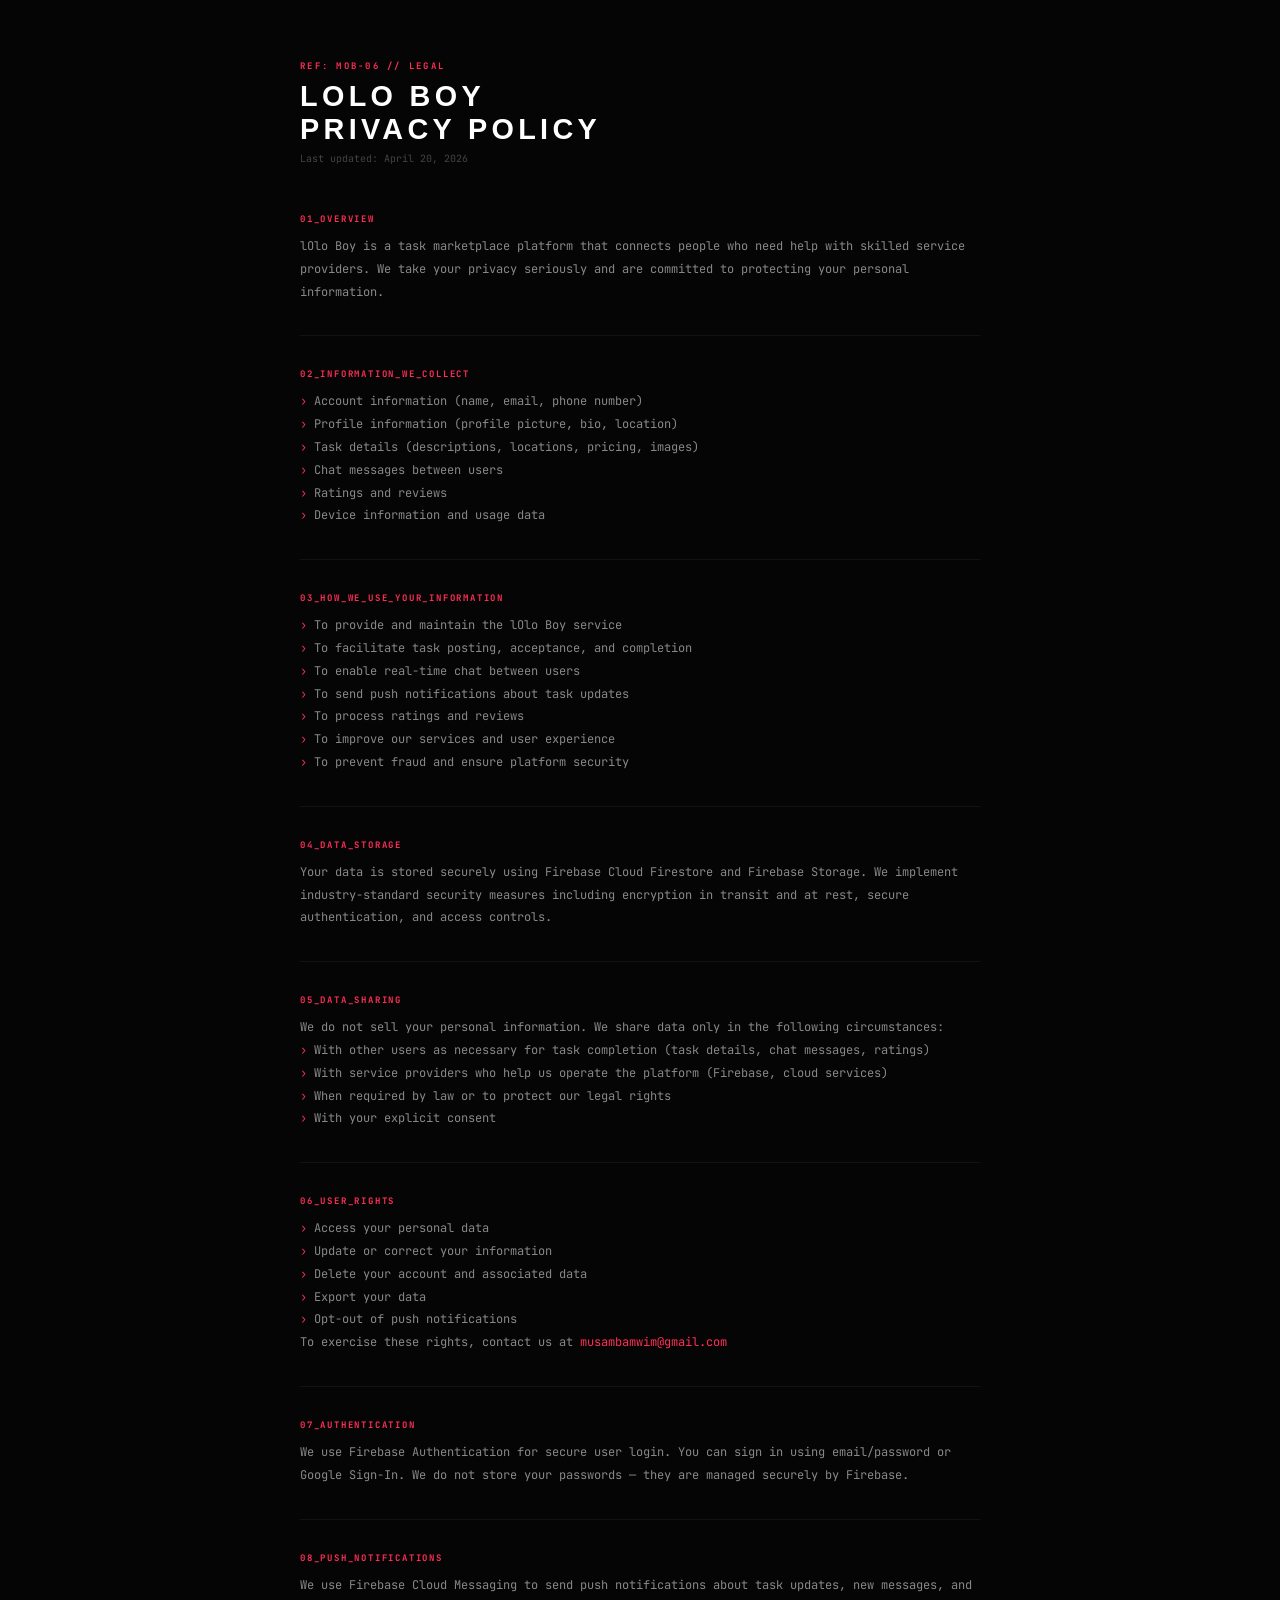
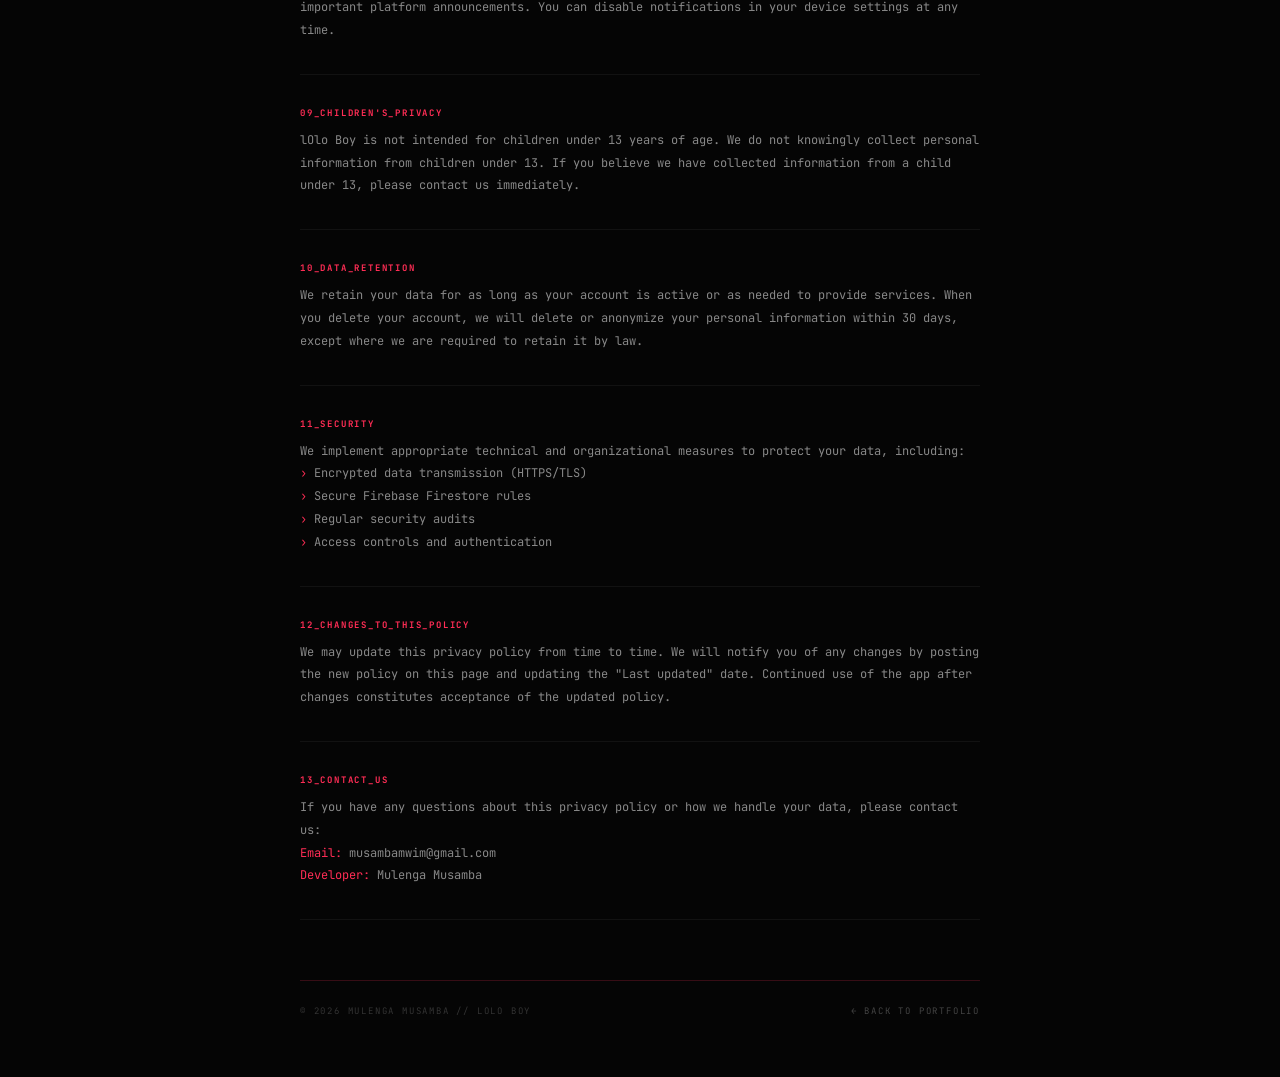
<file: loloboy-privacy-policy.html>
<!DOCTYPE html>
<html lang="en">
<head>
    <meta charset="UTF-8">
    <meta name="viewport" content="width=device-width, initial-scale=1.0">
    <title>lOlo Boy — Privacy Policy</title>
    <meta name="description" content="Privacy Policy for lOlo Boy, a task marketplace platform connecting people with service providers.">
    <link rel="icon" type="image/png" href="favicon.png">
    <link href="https://fonts.googleapis.com/css2?family=JetBrains+Mono:wght@300;400;700&family=Syncopate:wght@400;700&display=swap" rel="stylesheet">
    <style>
        :root { --accent: #ff2d55; }
        * { margin: 0; padding: 0; box-sizing: border-box; }
        body {
            background: #050505;
            color: #e0e0e0;
            font-family: 'JetBrains Mono', monospace;
            min-height: 100vh;
            padding: 60px 20px;
        }
        .container {
            max-width: 680px;
            margin: 0 auto;
        }
        .tag {
            font-size: 9px;
            font-weight: 700;
            letter-spacing: 0.25em;
            color: var(--accent);
            text-transform: uppercase;
            margin-bottom: 8px;
        }
        h1 {
            font-family: 'Syncopate', sans-serif;
            font-size: 1.8rem;
            font-weight: 700;
            letter-spacing: 0.15em;
            text-transform: uppercase;
            color: #fff;
            margin-bottom: 6px;
        }
        .updated {
            font-size: 10px;
            color: #444;
            margin-bottom: 48px;
        }
        .section {
            margin-bottom: 32px;
            padding-bottom: 32px;
            border-bottom: 1px solid rgba(255,255,255,0.05);
        }
        .section:last-child { border-bottom: none; }
        .section-label {
            font-size: 9px;
            font-weight: 700;
            letter-spacing: 0.2em;
            color: var(--accent);
            text-transform: uppercase;
            margin-bottom: 10px;
        }
        .section p, .section li {
            font-size: 12px;
            color: #888;
            line-height: 1.9;
        }
        .section ul {
            list-style: none;
            padding: 0;
        }
        .section li::before {
            content: '› ';
            color: var(--accent);
        }
        .highlight { color: var(--accent); }
        footer {
            margin-top: 60px;
            padding-top: 24px;
            border-top: 1px solid rgba(255,45,85,0.2);
            font-size: 9px;
            color: #333;
            letter-spacing: 0.2em;
            text-transform: uppercase;
            display: flex;
            justify-content: space-between;
            flex-wrap: wrap;
            gap: 8px;
        }
        footer a {
            color: #444;
            text-decoration: none;
            transition: color 0.2s;
        }
        footer a:hover { color: var(--accent); }
    </style>
</head>
<body>
    <div class="container">
        <div class="tag">REF: MOB-06 // LEGAL</div>
        <h1>lOlo Boy<br>Privacy Policy</h1>
        <div class="updated">Last updated: April 20, 2026</div>

        <div class="section">
            <div class="section-label">01_Overview</div>
            <p>lOlo Boy is a task marketplace platform that connects people who need help with skilled service providers. We take your privacy seriously and are committed to protecting your personal information.</p>
        </div>

        <div class="section">
            <div class="section-label">02_Information_We_Collect</div>
            <ul>
                <li>Account information (name, email, phone number)</li>
                <li>Profile information (profile picture, bio, location)</li>
                <li>Task details (descriptions, locations, pricing, images)</li>
                <li>Chat messages between users</li>
                <li>Ratings and reviews</li>
                <li>Device information and usage data</li>
            </ul>
        </div>

        <div class="section">
            <div class="section-label">03_How_We_Use_Your_Information</div>
            <ul>
                <li>To provide and maintain the lOlo Boy service</li>
                <li>To facilitate task posting, acceptance, and completion</li>
                <li>To enable real-time chat between users</li>
                <li>To send push notifications about task updates</li>
                <li>To process ratings and reviews</li>
                <li>To improve our services and user experience</li>
                <li>To prevent fraud and ensure platform security</li>
            </ul>
        </div>

        <div class="section">
            <div class="section-label">04_Data_Storage</div>
            <p>Your data is stored securely using Firebase Cloud Firestore and Firebase Storage. We implement industry-standard security measures including encryption in transit and at rest, secure authentication, and access controls.</p>
        </div>

        <div class="section">
            <div class="section-label">05_Data_Sharing</div>
            <p>We do not sell your personal information. We share data only in the following circumstances:</p>
            <ul>
                <li>With other users as necessary for task completion (task details, chat messages, ratings)</li>
                <li>With service providers who help us operate the platform (Firebase, cloud services)</li>
                <li>When required by law or to protect our legal rights</li>
                <li>With your explicit consent</li>
            </ul>
        </div>

        <div class="section">
            <div class="section-label">06_User_Rights</div>
            <ul>
                <li>Access your personal data</li>
                <li>Update or correct your information</li>
                <li>Delete your account and associated data</li>
                <li>Export your data</li>
                <li>Opt-out of push notifications</li>
            </ul>
            <p>To exercise these rights, contact us at <span class="highlight">musambamwim@gmail.com</span></p>
        </div>

        <div class="section">
            <div class="section-label">07_Authentication</div>
            <p>We use Firebase Authentication for secure user login. You can sign in using email/password or Google Sign-In. We do not store your passwords — they are managed securely by Firebase.</p>
        </div>

        <div class="section">
            <div class="section-label">08_Push_Notifications</div>
            <p>We use Firebase Cloud Messaging to send push notifications about task updates, new messages, and important platform announcements. You can disable notifications in your device settings at any time.</p>
        </div>

        <div class="section">
            <div class="section-label">09_Children's_Privacy</div>
            <p>lOlo Boy is not intended for children under 13 years of age. We do not knowingly collect personal information from children under 13. If you believe we have collected information from a child under 13, please contact us immediately.</p>
        </div>

        <div class="section">
            <div class="section-label">10_Data_Retention</div>
            <p>We retain your data for as long as your account is active or as needed to provide services. When you delete your account, we will delete or anonymize your personal information within 30 days, except where we are required to retain it by law.</p>
        </div>

        <div class="section">
            <div class="section-label">11_Security</div>
            <p>We implement appropriate technical and organizational measures to protect your data, including:</p>
            <ul>
                <li>Encrypted data transmission (HTTPS/TLS)</li>
                <li>Secure Firebase Firestore rules</li>
                <li>Regular security audits</li>
                <li>Access controls and authentication</li>
            </ul>
        </div>

        <div class="section">
            <div class="section-label">12_Changes_to_This_Policy</div>
            <p>We may update this privacy policy from time to time. We will notify you of any changes by posting the new policy on this page and updating the "Last updated" date. Continued use of the app after changes constitutes acceptance of the updated policy.</p>
        </div>

        <div class="section">
            <div class="section-label">13_Contact_Us</div>
            <p>If you have any questions about this privacy policy or how we handle your data, please contact us:</p>
            <p><span class="highlight">Email:</span> musambamwim@gmail.com</p>
            <p><span class="highlight">Developer:</span> Mulenga Musamba</p>
        </div>

        <footer>
            <span>&copy; 2026 Mulenga Musamba // lOlo Boy</span>
            <a href="index.html">← Back to Portfolio</a>
        </footer>
    </div>
</body>
</html>
</file>
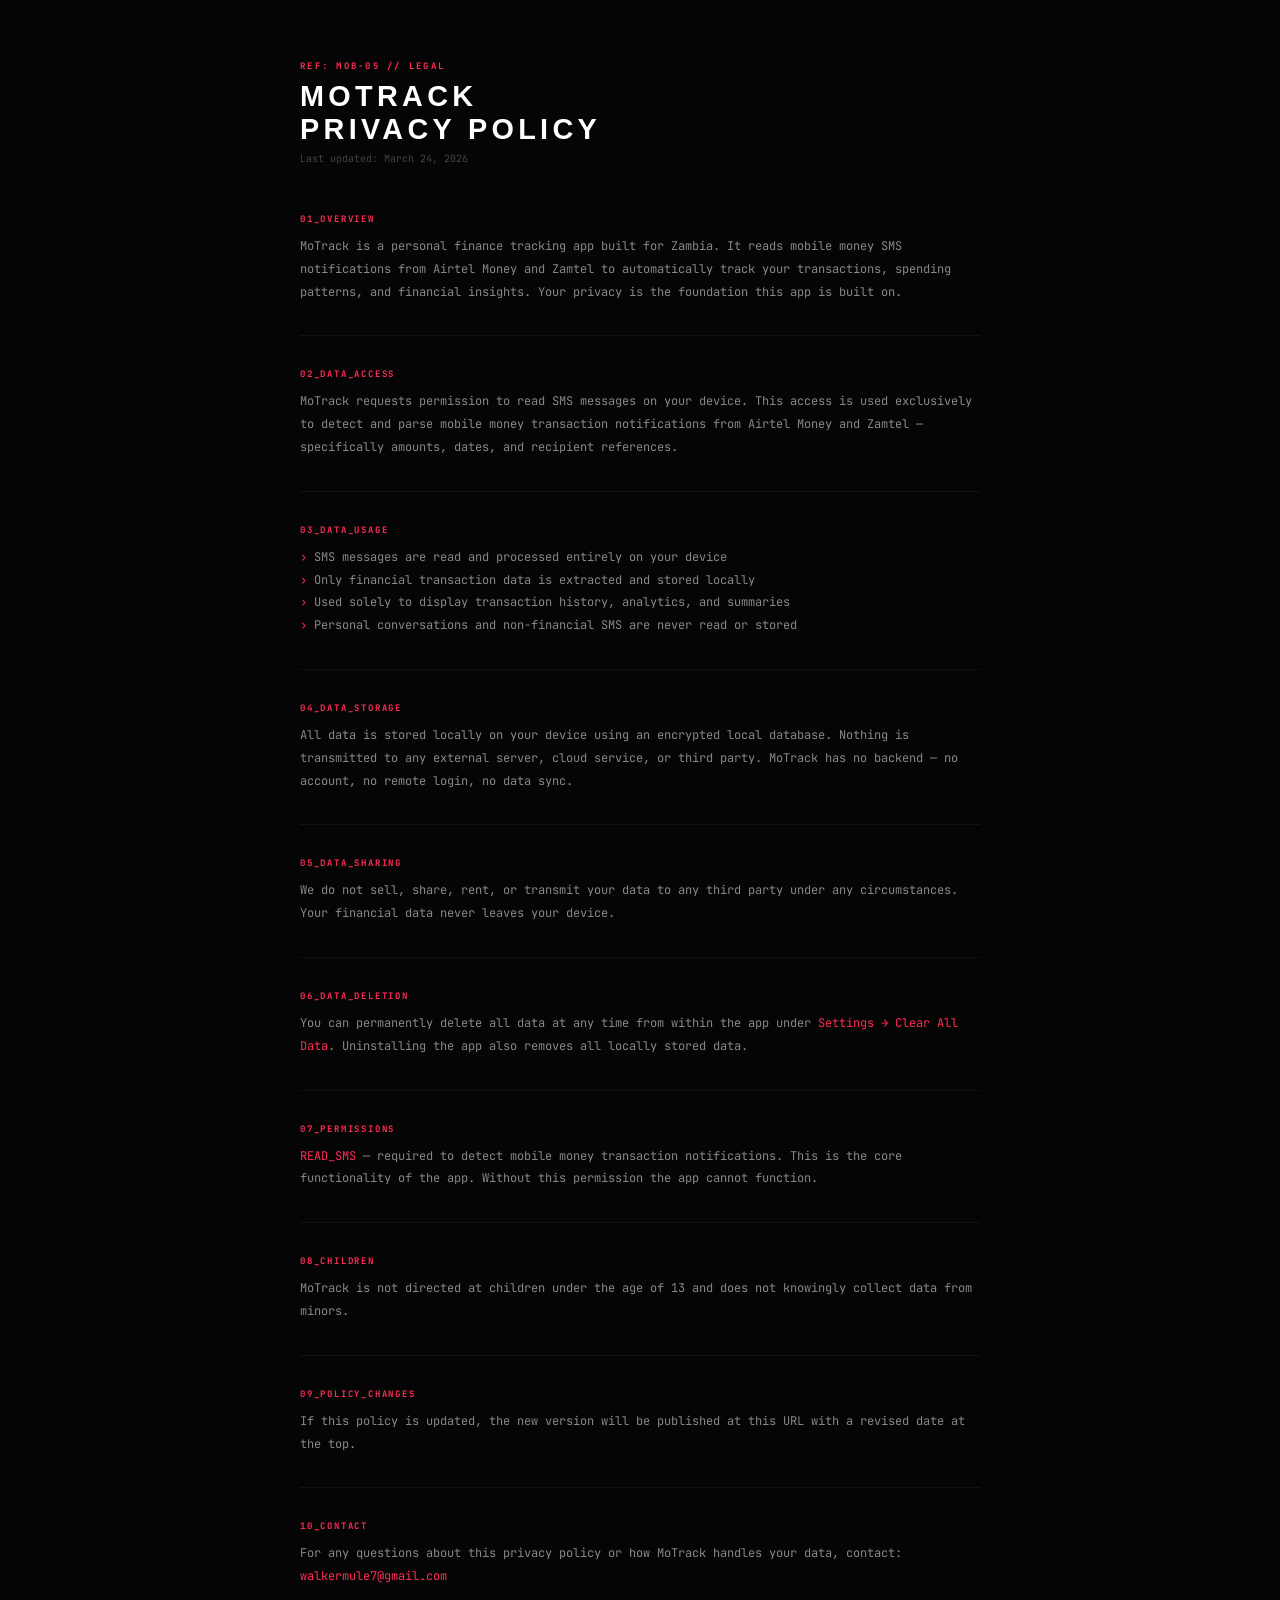
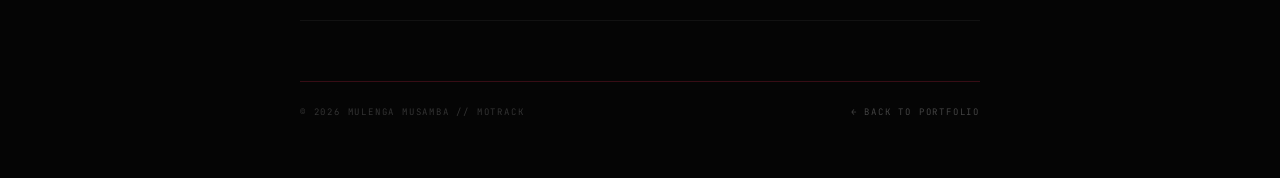
<file: privacy-policy.html>
<!DOCTYPE html>
<html lang="en">
<head>
    <meta charset="UTF-8">
    <meta name="viewport" content="width=device-width, initial-scale=1.0">
    <title>MoTrack — Privacy Policy</title>
    <meta name="description" content="Privacy Policy for MoTrack, a personal finance tracking app for Zambia.">
    <link rel="icon" type="image/png" href="favicon.png">
    <link href="https://fonts.googleapis.com/css2?family=JetBrains+Mono:wght@300;400;700&family=Syncopate:wght@400;700&display=swap" rel="stylesheet">
    <style>
        :root { --accent: #ff2d55; }
        * { margin: 0; padding: 0; box-sizing: border-box; }
        body {
            background: #050505;
            color: #e0e0e0;
            font-family: 'JetBrains Mono', monospace;
            min-height: 100vh;
            padding: 60px 20px;
        }
        .container {
            max-width: 680px;
            margin: 0 auto;
        }
        .tag {
            font-size: 9px;
            font-weight: 700;
            letter-spacing: 0.25em;
            color: var(--accent);
            text-transform: uppercase;
            margin-bottom: 8px;
        }
        h1 {
            font-family: 'Syncopate', sans-serif;
            font-size: 1.8rem;
            font-weight: 700;
            letter-spacing: 0.15em;
            text-transform: uppercase;
            color: #fff;
            margin-bottom: 6px;
        }
        .updated {
            font-size: 10px;
            color: #444;
            margin-bottom: 48px;
        }
        .section {
            margin-bottom: 32px;
            padding-bottom: 32px;
            border-bottom: 1px solid rgba(255,255,255,0.05);
        }
        .section:last-child { border-bottom: none; }
        .section-label {
            font-size: 9px;
            font-weight: 700;
            letter-spacing: 0.2em;
            color: var(--accent);
            text-transform: uppercase;
            margin-bottom: 10px;
        }
        .section p, .section li {
            font-size: 12px;
            color: #888;
            line-height: 1.9;
        }
        .section ul {
            list-style: none;
            padding: 0;
        }
        .section li::before {
            content: '› ';
            color: var(--accent);
        }
        .highlight { color: var(--accent); }
        footer {
            margin-top: 60px;
            padding-top: 24px;
            border-top: 1px solid rgba(255,45,85,0.2);
            font-size: 9px;
            color: #333;
            letter-spacing: 0.2em;
            text-transform: uppercase;
            display: flex;
            justify-content: space-between;
            flex-wrap: wrap;
            gap: 8px;
        }
        footer a {
            color: #444;
            text-decoration: none;
            transition: color 0.2s;
        }
        footer a:hover { color: var(--accent); }
    </style>
</head>
<body>
    <div class="container">
        <div class="tag">REF: MOB-05 // LEGAL</div>
        <h1>MoTrack<br>Privacy Policy</h1>
        <div class="updated">Last updated: March 24, 2026</div>

        <div class="section">
            <div class="section-label">01_Overview</div>
            <p>MoTrack is a personal finance tracking app built for Zambia. It reads mobile money SMS notifications from Airtel Money and Zamtel to automatically track your transactions, spending patterns, and financial insights. Your privacy is the foundation this app is built on.</p>
        </div>

        <div class="section">
            <div class="section-label">02_Data_Access</div>
            <p>MoTrack requests permission to read SMS messages on your device. This access is used exclusively to detect and parse mobile money transaction notifications from Airtel Money and Zamtel — specifically amounts, dates, and recipient references.</p>
        </div>

        <div class="section">
            <div class="section-label">03_Data_Usage</div>
            <ul>
                <li>SMS messages are read and processed entirely on your device</li>
                <li>Only financial transaction data is extracted and stored locally</li>
                <li>Used solely to display transaction history, analytics, and summaries</li>
                <li>Personal conversations and non-financial SMS are never read or stored</li>
            </ul>
        </div>

        <div class="section">
            <div class="section-label">04_Data_Storage</div>
            <p>All data is stored locally on your device using an encrypted local database. Nothing is transmitted to any external server, cloud service, or third party. MoTrack has no backend — no account, no remote login, no data sync.</p>
        </div>

        <div class="section">
            <div class="section-label">05_Data_Sharing</div>
            <p>We do not sell, share, rent, or transmit your data to any third party under any circumstances. Your financial data never leaves your device.</p>
        </div>

        <div class="section">
            <div class="section-label">06_Data_Deletion</div>
            <p>You can permanently delete all data at any time from within the app under <span class="highlight">Settings → Clear All Data</span>. Uninstalling the app also removes all locally stored data.</p>
        </div>

        <div class="section">
            <div class="section-label">07_Permissions</div>
            <p><span class="highlight">READ_SMS</span> — required to detect mobile money transaction notifications. This is the core functionality of the app. Without this permission the app cannot function.</p>
        </div>

        <div class="section">
            <div class="section-label">08_Children</div>
            <p>MoTrack is not directed at children under the age of 13 and does not knowingly collect data from minors.</p>
        </div>

        <div class="section">
            <div class="section-label">09_Policy_Changes</div>
            <p>If this policy is updated, the new version will be published at this URL with a revised date at the top.</p>
        </div>

        <div class="section">
            <div class="section-label">10_Contact</div>
            <p>For any questions about this privacy policy or how MoTrack handles your data, contact: <span class="highlight">walkermule7@gmail.com</span></p>
        </div>

        <footer>
            <span>&copy; 2026 Mulenga Musamba // MoTrack</span>
            <a href="index.html">← Back to Portfolio</a>
        </footer>
    </div>
</body>
</html>
</file>
